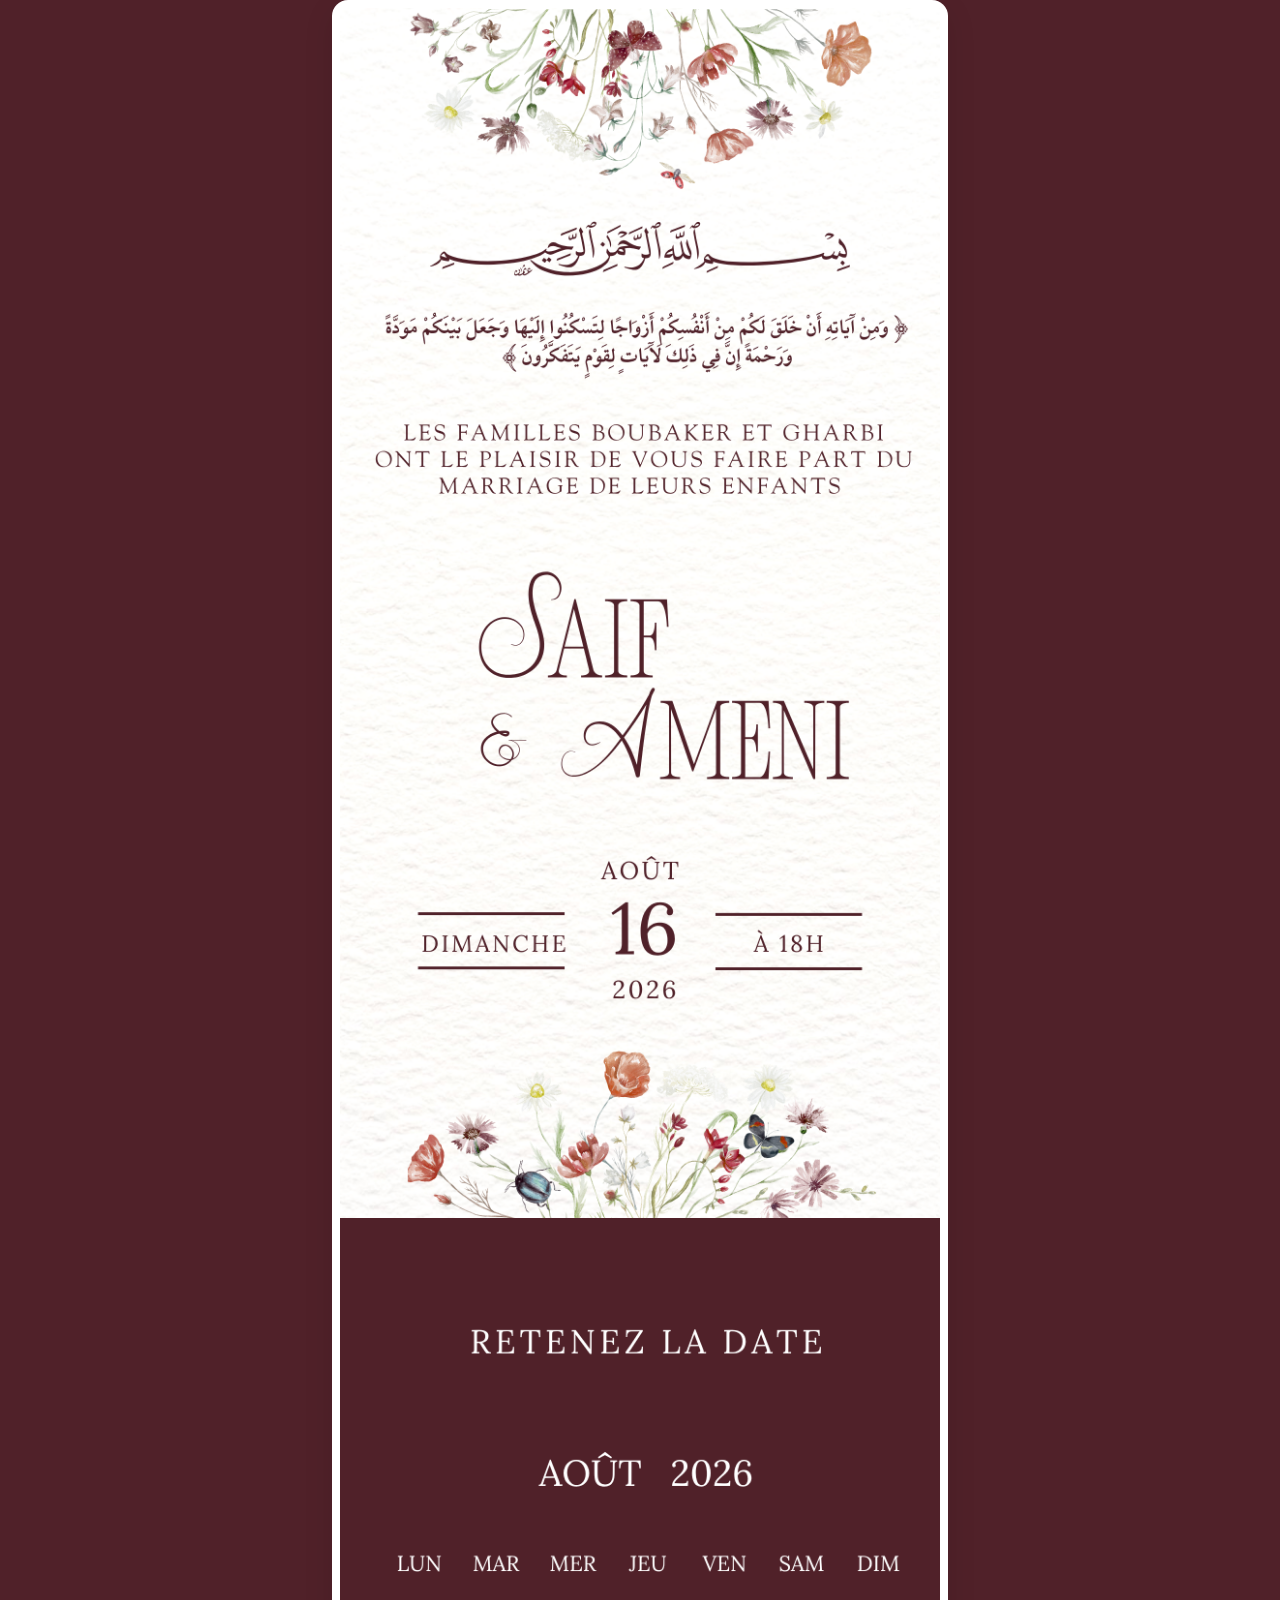
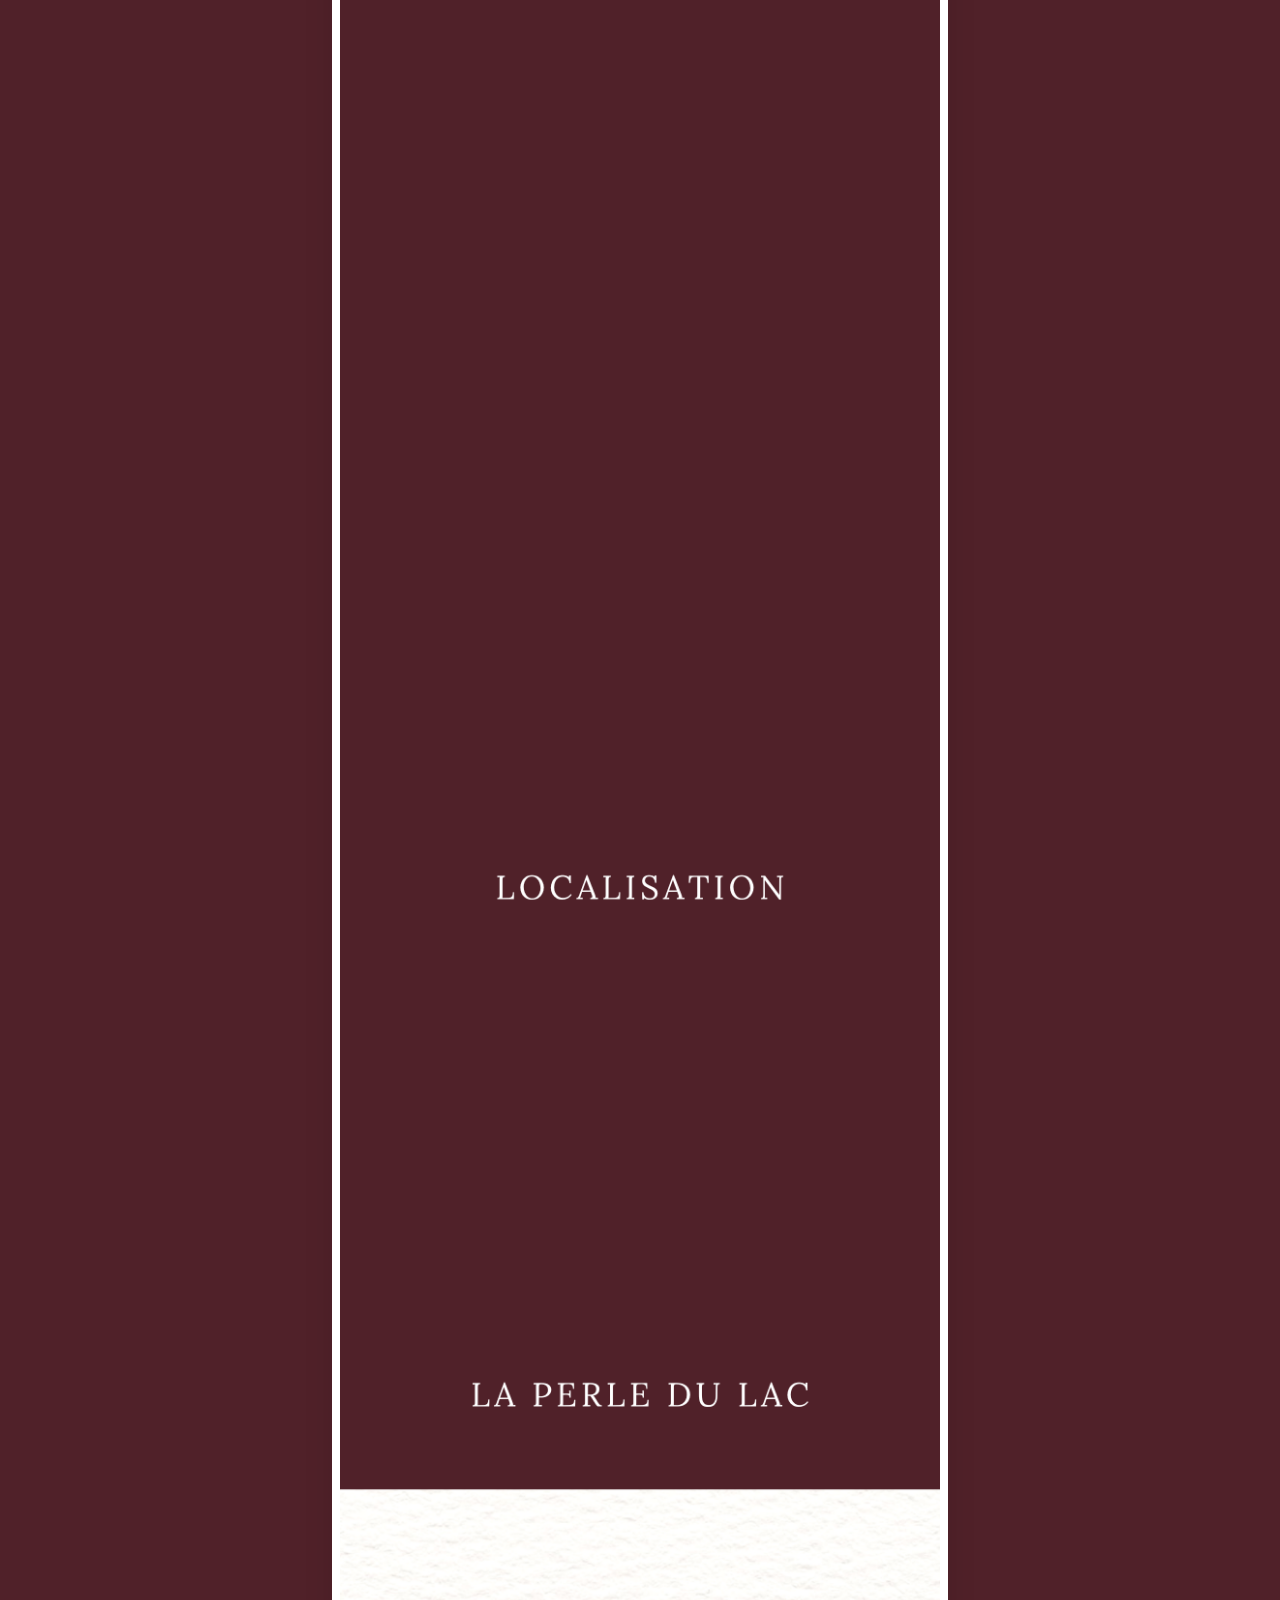
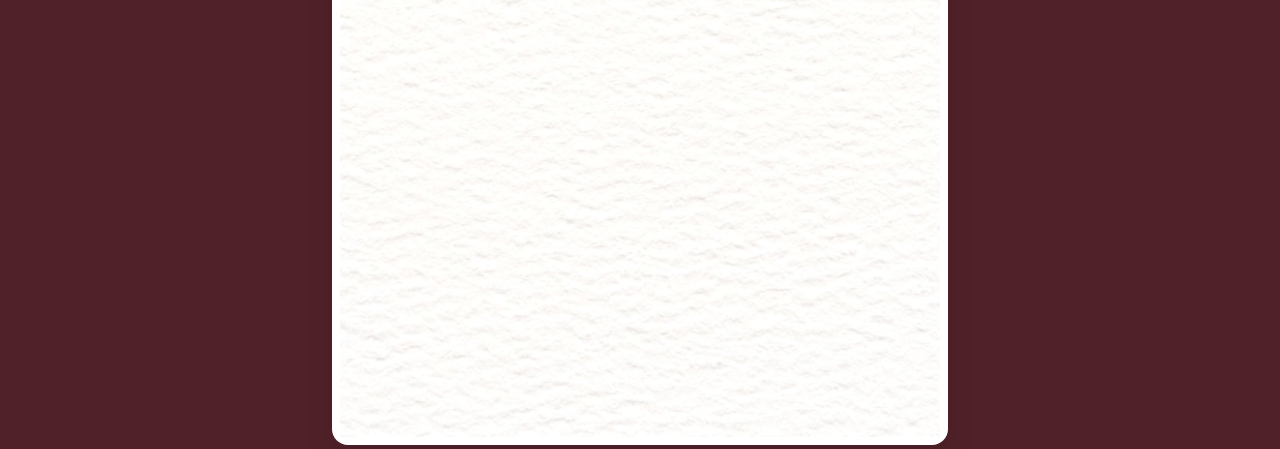
<file: invite.html>
<!DOCTYPE html>
<html lang="en">
<head>
    <meta charset="UTF-8">
    <meta name="viewport" content="width=device-width, initial-scale=1.0">
    <title>Invitation de marriage</title>
    <link href="https://fonts.googleapis.com/css2?family=Lora:wght@400;600&display=swap" rel="stylesheet">
    <link rel="stylesheet" href="style.css">
    <style>
  .invite {
  position: relative;
  width: 100%;
  max-width: 600px;
}

/* First image defines the height naturally */
.invite img:first-child {
  position: relative; /* in flow — sets the container height */
  display: block;
  width: 100%;
  height: auto;
  opacity: 0;
  transform: translateY(12px);
  transition: opacity 0.4s ease, transform 0.4s ease;
}

/* All other images stack on top */
.invite img:not(:first-child) {
  position: absolute;
  top: 0; left: 0;
  width: 100%;
  height: 100%;
  object-fit: contain; /* or cover depending on your PNGs */
  opacity: 0;
  transform: translateY(12px);
  transition: opacity 0.4s ease, transform 0.4s ease;
}

.invite img.visible {
  opacity: 1;
  transform: translateY(0);
}
.cal-layer {
  position: absolute;
  top: 0; left: 0;
  width: 100%;
  height: 100%;
  object-fit: contain;
  opacity: 0;
  transform: translateY(12px);
  transition: opacity 0.4s ease, transform 0.4s ease;
}

.cal-layer:first-child {
  position: relative;
  display: block;
  height: auto;
}

.local-layer {
  position: absolute;
  top: 0; left: 0;
  width: 100%;
  height: 100%;
  object-fit: contain;
  opacity: 0;
  transform: translateY(12px);
  transition: opacity 0.7s ease, transform 0.7s ease;
}

.local-layer:first-child {
  position: relative;
  display: block;
  height: auto;
}

#local-map {
  opacity: 0;
  transition: opacity 0.7s ease;
}
</style>
</head>
<body>
    <div class="invitation">
         <div  class="invite" style="position: relative;">
            <img class="layer" src="assets/August-0.png">
            <img class="layer" src="assets/August-1.png">
            <img class="layer" src="assets/August-2.png">
            <img class="layer" src="assets/August-3.png">
            <img class="layer" src="assets/August-4.png">
            <img class="layer" src="assets/August-5.png">
            <img class="layer" src="assets/August-6.png">
            <img class="layer" src="assets/August-7.png">
        </div>



    <div style="position: relative; width: 100%;">

  <!-- Stacked PNG layers -->
  <div class="calendar" style="position: relative; width: 100%;">
    <img class="cal-layer" src="assets/calendar-0.png">
    <img class="cal-layer" src="assets/calendar-1.png">
    <img class="cal-layer" src="assets/calendar-2.png">
    <img class="cal-layer" src="assets/calendar-3.png">
    <img class="cal-layer" src="assets/calendar-4.png">
    <img class="cal-layer" src="assets/calendar-5.png">
    <img class="cal-layer" src="assets/calendar-6.png">
    <img class="cal-layer" src="assets/calendar-7.png">
    <img class="cal-layer" src="assets/calendar-8.png">
    <img class="cal-layer" src="assets/calendar-9.png">
    <img class="cal-layer" src="assets/calendar-10.png">

    <!-- Countdown sits inside the same relative container, on top of all images -->
    <div class="countdown-wrapper" style="
        position: absolute;
        bottom: 5%;
        left: 50%;
        transform: translateX(-50%);
        width: 90%;
        opacity: 0;
    " id="cal-countdown">
      <div class="countdown">
        <div class="unit"><span class="number" id="days">00</span><span class="label">Jours</span></div>
        <span class="colon">:</span>
        <div class="unit"><span class="number" id="hours">00</span><span class="label">Heures</span></div>
        <span class="colon">:</span>
        <div class="unit"><span class="number" id="minutes">00</span><span class="label">Minutes</span></div>
        <span class="colon">:</span>
        <div class="unit"><span class="number" id="seconds">00</span><span class="label">Secondes</span></div>
      </div>
    </div>

  </div>
</div>

<div style="position: relative; width: 100%;">
  <div class="local" style="position: relative; width: 100%;">
    <img class="local-layer" src="assets/local-0.png">
    <img class="local-layer" src="assets/local-1.png">

    <div class="location" id="local-map" style="
        position: absolute;
        top: 12%;
        left: 50%;
        transform: translateX(-50%);
        width: 80%;
        aspect-ratio: 4 / 3;
        border-radius: 12px;
        overflow: hidden;
    ">
      <iframe
        src="https://www.google.com/maps/embed?pb=!1m16!1m11!1m3!1d300!2d10.2220329!3d36.8305578!2m2!1f0!2f90!3m2!1i1024!2i768!4f75!3m3!1m2!1s0x12fd3511fcdb24ff%3A0x1391b04218cc8630!2sLa%20Perle%20du%20Lac!4v1779731711032"
        width="100%"
        height="100%"
        style="border: 0; display: block;"
        allowfullscreen=""
        loading="lazy"
        referrerpolicy="no-referrer-when-downgrade">
      </iframe>
    </div>

    <img class="local-layer" src="assets/local-2.png">
    <img class="local-layer" src="assets/local-3.png">
    <img class="local-layer" src="assets/local-4.png">
  </div>
</div>


    </div>

  <script>
  // ── Countdown ──────────────────────────────────────────────
  const weddingDate = new Date('2026-08-16T18:00:00');

  function pad(n) {
    return String(n).padStart(2, '0');
  }

  function tick() {
    const now  = new Date();
    const diff = weddingDate - now;

    if (diff <= 0) {
      document.getElementById('days').textContent    = '00';
      document.getElementById('hours').textContent   = '00';
      document.getElementById('minutes').textContent = '00';
      document.getElementById('seconds').textContent = '00';
      return;
    }

    const days    = Math.floor(diff / (1000 * 60 * 60 * 24));
    const hours   = Math.floor((diff % (1000 * 60 * 60 * 24)) / (1000 * 60 * 60));
    const minutes = Math.floor((diff % (1000 * 60 * 60)) / (1000 * 60));
    const seconds = Math.floor((diff % (1000 * 60)) / 1000);

    document.getElementById('days').textContent    = pad(days);
    document.getElementById('hours').textContent   = pad(hours);
    document.getElementById('minutes').textContent = pad(minutes);
    document.getElementById('seconds').textContent = pad(seconds);
  }

  tick();
  setInterval(tick, 1000);

  // ── Scroll animations ──────────────────────────────────────
  function animateBlock(layers, extra = [], delayBetween = 200) {
    layers.forEach((el, i) => {
      setTimeout(() => {
        el.style.opacity = '1';
        el.style.transform = 'translateY(0)';
      }, i * delayBetween);
    });

    extra.forEach(({ el, delay }) => {
      setTimeout(() => {
        el.style.transition = 'opacity 0.4s ease, transform 0.4s ease';
        el.style.opacity = '1';
      }, delay);
    });
  }

  function observe(trigger, layers, extra = []) {
    const observer = new IntersectionObserver((entries) => {
      entries.forEach(entry => {
        if (entry.isIntersecting) {
          animateBlock(layers, extra);
          observer.unobserve(entry.target);
        }
      });
    }, { threshold: 0.2 });

    observer.observe(trigger);
  }

  // Invitation block
  observe(
    document.querySelector('.invite'),
    document.querySelectorAll('.invite img')
  );

  // Calendar block
  observe(
    document.querySelector('.calendar'),
    document.querySelectorAll('.cal-layer'),
    [{ el: document.getElementById('cal-countdown'), delay: 11 * 200 }]
  );

  // Local block
  observe(
    document.querySelector('.local'),
    document.querySelectorAll('.local-layer'),
    [{ el: document.getElementById('local-map'), delay: 2 * 400 }]
  );
</script>
</body>

</html>
</file>
<file: style.css>
body {
            font-family: 'Lora', serif;
            margin: 0;
            padding: 0;
            display: flex;
            justify-content: center;
            align-items: center;
            min-height: 100vh;
            background: #502129;
            color: #333;
        }
        .invitation {
            max-width: 600px;
            padding: 0.5rem;
            border-radius: 16px;
            background: #fff;
            /* background-image: url(bg.svg); */
            box-shadow: 0 10px 30px rgba(0,0,0,0.1);
            text-align: center;
        }
        h1 {
            margin-top: 0;
            color: #b77b65;
        }
        p {
            line-height: 1.6;
        }
        .details {
            margin: 1.5rem 0;
        }

 .countdown-wrapper {
      width: 100%;
      padding: clamp(1.2rem, 4vw, 2.2rem) clamp(1rem, 5vw, 3rem);
      box-sizing: border-box;
      color: #fff;
    }

.location{
  animation: riseUp 1s ease forwards;
    animation-delay: 0.5s;  /* ← change this to your desired delay */
    opacity: 0;
}
 
    .countdown {
      display: grid;
      grid-template-columns: repeat(4, 1fr);
      gap: 0;
    }
 
    .unit {
      display: flex;
      flex-direction: column;
      align-items: center;
      gap: clamp(0.4rem, 1.5vw, 0.8rem);
    }
 
 
 
    .number {
      font-family: 'Lora', serif;
      font-size: clamp(2rem, 8vw, 4rem);
      font-weight: 400;
      line-height: 1;
      letter-spacing: -0.02em;
 
      /* ── Prevents layout shift when digits change width ── */
      font-variant-numeric: tabular-nums;
      font-feature-settings: "tnum";
 
      /* Fixed width so single digits don't cause reflow */
      min-width: 2.2ch;
      text-align: center;
    }
 
    .label {
      font-family: 'Lora', serif;
      font-size: clamp(0.45rem, 1.5vw, 0.7rem);
      font-weight: 500;
      letter-spacing: 0.2em;
      text-transform: uppercase;
      text-align: center;
    }
 
    /* Colon separators */
    .sep {
      display: flex;
      align-items: flex-start;
      padding-top: clamp(0.3rem, 1vw, 0.6rem);
      font-family: 'Lora', serif;
      font-size: clamp(2rem, 8vw, 5rem);
      color: var(--text);
      line-height: 1;
      /* pull colons out of the grid flow so they sit between units */
      position: absolute;
    }
 
    /* Re-do layout to include colons inline */
    .countdown {
      display: flex;
      align-items: flex-start;
      justify-content: space-between;
    }
 
    .colon {
      font-family: 'Lora', serif;
      font-size: clamp(2rem, 8vw, 4rem);
      line-height: 1;
      padding: 0 clamp(0.1rem, 0.8vw, 0.5rem);
      /* vertically align with numbers, offset label space below */
      margin-bottom: clamp(1.2rem, 3vw, 2rem);
      flex-shrink: 0;
      user-select: none;
    }
 
    .unit { flex: 1; }
</file>
